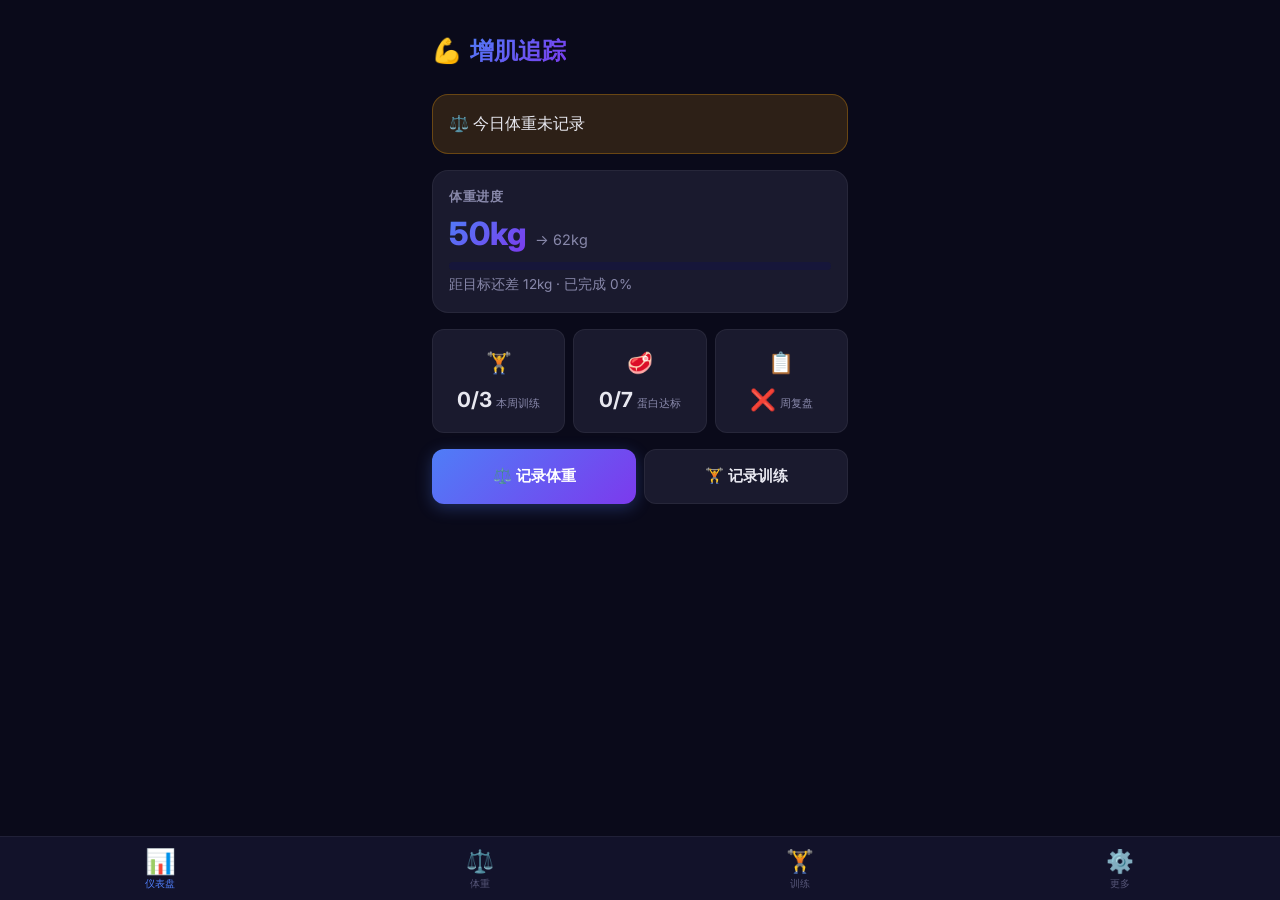
<file: tracker-app/index.html>
<!DOCTYPE html>
<html lang="zh-CN">
<head>
  <meta charset="UTF-8">
  <meta name="viewport" content="width=device-width, initial-scale=1.0, viewport-fit=cover, user-scalable=no">
  <meta name="theme-color" content="#0a0a1a">
  <meta name="apple-mobile-web-app-capable" content="yes">
  <meta name="apple-mobile-web-app-status-bar-style" content="black-translucent">
  <meta name="description" content="165/50 零基础增肌进度追踪工具 — 体重、训练、饮食、复盘一站式管理">
  <title>💪 增肌追踪</title>
  <link rel="stylesheet" href="style.css">
</head>
<body>

  <!-- App 主内容区 -->
  <div id="app-content" class="page active">
    <!-- 由 JS 动态渲染 -->
  </div>

  <!-- 底部导航栏 -->
  <nav class="bottom-nav">
    <button class="nav-item active" data-page="dashboard" onclick="App.navigate('dashboard')">
      <span class="nav-icon">📊</span>
      <span>仪表盘</span>
    </button>
    <button class="nav-item" data-page="weight" onclick="App.navigate('weight')">
      <span class="nav-icon">⚖️</span>
      <span>体重</span>
    </button>
    <button class="nav-item" data-page="training" onclick="App.navigate('training')">
      <span class="nav-icon">🏋️</span>
      <span>训练</span>
    </button>
    <button class="nav-item" data-page="more" onclick="App.navigate('more')">
      <span class="nav-icon">⚙️</span>
      <span>更多</span>
    </button>
  </nav>

  <!-- Modal 弹窗层 -->
  <div id="modal-overlay" class="modal-overlay">
    <div id="modal-content" class="modal">
      <!-- 由 JS 动态渲染 -->
    </div>
  </div>

  <!-- Toast 通知 -->
  <div id="toast" class="toast"></div>

  <!-- 脚本加载（顺序关键：store → components → app） -->
  <script src="store.js"></script>
  <script src="components.js"></script>
  <script src="app.js"></script>
</body>
</html>
</file>
<file: tracker-app/style.css>
/* ============================================================
   style.css — 增肌追踪 App 设计系统
   
   主题：深色 + 蓝紫渐变
   策略：移动优先（375px）
   图表：CSS 柱状图（CSS Grid + 百分比高度）
   ============================================================ */

/* ---- Google Fonts ---- */
@import url('https://fonts.googleapis.com/css2?family=Inter:wght@300;400;500;600;700;800&display=swap');

/* ---- CSS 变量（设计令牌）---- */
:root {
  /* 颜色 */
  --bg-primary: #0a0a1a;
  --bg-secondary: #12122a;
  --bg-card: #1a1a2e;
  --bg-card-hover: #222244;
  --bg-input: #16163a;
  
  --text-primary: #e8e8f0;
  --text-secondary: #8888aa;
  --text-muted: #555577;
  
  --accent-blue: #4f7df7;
  --accent-purple: #7c3aed;
  --accent-gradient: linear-gradient(135deg, #4f7df7, #7c3aed);
  --accent-gradient-soft: linear-gradient(135deg, rgba(79,125,247,0.15), rgba(124,58,237,0.15));
  
  --success: #10b981;
  --success-soft: rgba(16, 185, 129, 0.15);
  --warning: #f59e0b;
  --warning-soft: rgba(245, 158, 11, 0.15);
  --danger: #ef4444;
  --danger-soft: rgba(239, 68, 68, 0.15);
  
  --border: rgba(255, 255, 255, 0.06);
  --shadow: 0 4px 24px rgba(0, 0, 0, 0.3);
  --shadow-sm: 0 2px 8px rgba(0, 0, 0, 0.2);
  
  /* 间距 */
  --space-xs: 4px;
  --space-sm: 8px;
  --space-md: 16px;
  --space-lg: 24px;
  --space-xl: 32px;
  
  /* 圆角 */
  --radius-sm: 8px;
  --radius-md: 12px;
  --radius-lg: 16px;
  --radius-xl: 24px;
  --radius-full: 9999px;
  
  /* 字体 */
  --font: 'Inter', -apple-system, BlinkMacSystemFont, 'Segoe UI', sans-serif;
  --font-mono: 'SF Mono', 'Cascadia Code', Consolas, monospace;
  
  /* 底部导航高度 */
  --nav-height: 64px;
  
  /* 安全区域 */
  --safe-bottom: env(safe-area-inset-bottom, 0px);
}

/* ---- 全局重置 ---- */
*, *::before, *::after {
  box-sizing: border-box;
  margin: 0;
  padding: 0;
}

html {
  font-size: 16px;
  -webkit-tap-highlight-color: transparent;
}

body {
  font-family: var(--font);
  background: var(--bg-primary);
  color: var(--text-primary);
  line-height: 1.6;
  min-height: 100vh;
  min-height: 100dvh;
  overflow-x: hidden;
  padding-bottom: calc(var(--nav-height) + var(--safe-bottom) + 16px);
}

/* ---- 页面基础 ---- */
.page {
  display: none;
  padding: var(--space-md);
  padding-top: var(--space-lg);
  max-width: 480px;
  margin: 0 auto;
  animation: fadeIn 0.25s ease-out;
}

.page.active {
  display: block;
}

@keyframes fadeIn {
  from { opacity: 0; transform: translateY(8px); }
  to { opacity: 1; transform: translateY(0); }
}

/* ---- 页面标题 ---- */
.page-header {
  display: flex;
  align-items: center;
  gap: var(--space-sm);
  margin-bottom: var(--space-lg);
}

.page-header h1 {
  font-size: 1.5rem;
  font-weight: 700;
  background: var(--accent-gradient);
  -webkit-background-clip: text;
  -webkit-text-fill-color: transparent;
  background-clip: text;
}

.page-header .emoji {
  font-size: 1.5rem;
}

/* ---- 卡片 ---- */
.card {
  background: var(--bg-card);
  border-radius: var(--radius-lg);
  padding: var(--space-md);
  border: 1px solid var(--border);
  margin-bottom: var(--space-md);
  transition: background 0.2s;
}

.card:hover {
  background: var(--bg-card-hover);
}

.card-title {
  font-size: 0.8rem;
  font-weight: 600;
  color: var(--text-secondary);
  text-transform: uppercase;
  letter-spacing: 0.05em;
  margin-bottom: var(--space-sm);
}

.card-value {
  font-size: 2rem;
  font-weight: 800;
  line-height: 1.2;
}

.card-value.gradient {
  background: var(--accent-gradient);
  -webkit-background-clip: text;
  -webkit-text-fill-color: transparent;
  background-clip: text;
}

.card-subtitle {
  font-size: 0.85rem;
  color: var(--text-secondary);
  margin-top: var(--space-xs);
}

/* ---- 仪表盘进度条 ---- */
.progress-bar-container {
  width: 100%;
  height: 8px;
  background: var(--bg-input);
  border-radius: var(--radius-full);
  overflow: hidden;
  margin-top: var(--space-sm);
}

.progress-bar-fill {
  height: 100%;
  border-radius: var(--radius-full);
  background: var(--accent-gradient);
  transition: width 0.5s ease-out;
}

/* ---- 状态三卡片 ---- */
.stats-grid {
  display: grid;
  grid-template-columns: repeat(3, 1fr);
  gap: var(--space-sm);
  margin-bottom: var(--space-md);
}

.stat-card {
  background: var(--bg-card);
  border-radius: var(--radius-md);
  padding: var(--space-md) var(--space-sm);
  text-align: center;
  border: 1px solid var(--border);
}

.stat-card .stat-emoji {
  font-size: 1.3rem;
  display: block;
  margin-bottom: var(--space-xs);
}

.stat-card .stat-value {
  font-size: 1.3rem;
  font-weight: 700;
}

.stat-card .stat-label {
  font-size: 0.7rem;
  color: var(--text-secondary);
  margin-top: 2px;
}

.stat-card.success { border-color: rgba(16, 185, 129, 0.3); background: var(--success-soft); }
.stat-card.warning { border-color: rgba(245, 158, 11, 0.3); background: var(--warning-soft); }
.stat-card.danger { border-color: rgba(239, 68, 68, 0.3); background: var(--danger-soft); }

/* ---- 快捷操作按钮 ---- */
.quick-actions {
  display: grid;
  grid-template-columns: 1fr 1fr;
  gap: var(--space-sm);
  margin-bottom: var(--space-md);
}

.btn {
  display: inline-flex;
  align-items: center;
  justify-content: center;
  gap: var(--space-sm);
  padding: var(--space-md) var(--space-lg);
  border: none;
  border-radius: var(--radius-md);
  font-family: var(--font);
  font-size: 0.95rem;
  font-weight: 600;
  cursor: pointer;
  transition: all 0.2s;
  text-decoration: none;
  color: var(--text-primary);
}

.btn-primary {
  background: var(--accent-gradient);
  color: #fff;
  box-shadow: 0 4px 16px rgba(79, 125, 247, 0.3);
}

.btn-primary:hover {
  transform: translateY(-1px);
  box-shadow: 0 6px 20px rgba(79, 125, 247, 0.4);
}

.btn-primary:active {
  transform: translateY(0);
}

.btn-secondary {
  background: var(--bg-card);
  border: 1px solid var(--border);
}

.btn-secondary:hover {
  background: var(--bg-card-hover);
}

.btn-danger {
  background: var(--danger-soft);
  color: var(--danger);
  border: 1px solid rgba(239, 68, 68, 0.3);
}

.btn-sm {
  padding: var(--space-sm) var(--space-md);
  font-size: 0.85rem;
}

.btn-full {
  width: 100%;
}

/* ---- 表单元素 ---- */
.form-group {
  margin-bottom: var(--space-md);
}

.form-label {
  display: block;
  font-size: 0.85rem;
  font-weight: 500;
  color: var(--text-secondary);
  margin-bottom: var(--space-xs);
}

.form-input {
  width: 100%;
  padding: var(--space-md);
  background: var(--bg-input);
  border: 1px solid var(--border);
  border-radius: var(--radius-md);
  color: var(--text-primary);
  font-family: var(--font);
  font-size: 1rem;
  transition: border-color 0.2s;
}

.form-input:focus {
  outline: none;
  border-color: var(--accent-blue);
  box-shadow: 0 0 0 3px rgba(79, 125, 247, 0.15);
}

.form-input::placeholder {
  color: var(--text-muted);
}

.form-row {
  display: grid;
  grid-template-columns: 1fr 1fr;
  gap: var(--space-sm);
}

select.form-input {
  appearance: none;
  background-image: url("data:image/svg+xml,%3Csvg xmlns='http://www.w3.org/2000/svg' width='12' height='12' viewBox='0 0 12 12'%3E%3Cpath d='M6 8L1 3h10z' fill='%238888aa'/%3E%3C/svg%3E");
  background-repeat: no-repeat;
  background-position: right 12px center;
  padding-right: 36px;
}

/* ---- CSS 柱状图 ---- */
.bar-chart {
  display: flex;
  align-items: flex-end;
  gap: 3px;
  height: 120px;
  padding: var(--space-sm) 0;
}

.bar-chart .bar-wrapper {
  flex: 1;
  display: flex;
  flex-direction: column;
  align-items: center;
  height: 100%;
  justify-content: flex-end;
}

.bar-chart .bar {
  width: 100%;
  max-width: 28px;
  min-height: 4px;
  border-radius: var(--radius-sm) var(--radius-sm) 2px 2px;
  background: var(--accent-gradient);
  transition: height 0.5s ease-out;
  position: relative;
}

.bar-chart .bar.today {
  box-shadow: 0 0 8px rgba(79, 125, 247, 0.5);
}

.bar-chart .bar-label {
  font-size: 0.65rem;
  color: var(--text-muted);
  margin-top: 4px;
  text-align: center;
}

.bar-chart .bar-value {
  font-size: 0.6rem;
  color: var(--text-secondary);
  margin-bottom: 2px;
  text-align: center;
}

/* ---- 记录列表 ---- */
.record-list {
  list-style: none;
}

.record-item {
  display: flex;
  justify-content: space-between;
  align-items: center;
  padding: var(--space-md);
  border-bottom: 1px solid var(--border);
  transition: background 0.15s;
}

.record-item:last-child {
  border-bottom: none;
}

.record-item:active {
  background: var(--bg-card-hover);
}

.record-date {
  font-size: 0.85rem;
  color: var(--text-secondary);
}

.record-value {
  font-size: 1.1rem;
  font-weight: 600;
}

.record-badge {
  display: inline-flex;
  align-items: center;
  gap: 4px;
  padding: 2px 8px;
  border-radius: var(--radius-full);
  font-size: 0.75rem;
  font-weight: 600;
}

.record-badge.up {
  background: var(--success-soft);
  color: var(--success);
}

.record-badge.down {
  background: var(--danger-soft);
  color: var(--danger);
}

/* ---- 训练卡片 ---- */
.exercise-card {
  background: var(--bg-card);
  border-radius: var(--radius-md);
  padding: var(--space-md);
  margin-bottom: var(--space-sm);
  border: 1px solid var(--border);
}

.exercise-header {
  display: flex;
  justify-content: space-between;
  align-items: center;
  margin-bottom: var(--space-sm);
}

.exercise-name {
  font-weight: 600;
  font-size: 0.95rem;
}

.exercise-muscle {
  font-size: 0.75rem;
  color: var(--text-muted);
  background: var(--accent-gradient-soft);
  padding: 2px 8px;
  border-radius: var(--radius-full);
}

.exercise-prev {
  font-size: 0.8rem;
  color: var(--text-secondary);
  margin-bottom: var(--space-sm);
  font-style: italic;
}

.set-row {
  display: grid;
  grid-template-columns: auto 1fr 1fr;
  gap: var(--space-sm);
  align-items: center;
  margin-bottom: var(--space-xs);
}

.set-label {
  font-size: 0.8rem;
  color: var(--text-muted);
  width: 40px;
}

.set-input {
  padding: var(--space-sm) var(--space-sm);
  background: var(--bg-input);
  border: 1px solid var(--border);
  border-radius: var(--radius-sm);
  color: var(--text-primary);
  font-family: var(--font);
  font-size: 0.9rem;
  text-align: center;
  width: 100%;
}

.set-input:focus {
  outline: none;
  border-color: var(--accent-blue);
}

/* ---- 训练类型选择 ---- */
.type-selector {
  display: grid;
  grid-template-columns: repeat(3, 1fr);
  gap: var(--space-sm);
  margin-bottom: var(--space-lg);
}

.type-btn {
  padding: var(--space-md);
  background: var(--bg-card);
  border: 2px solid var(--border);
  border-radius: var(--radius-md);
  text-align: center;
  cursor: pointer;
  transition: all 0.2s;
  color: var(--text-primary);
  font-family: var(--font);
  font-size: 0.9rem;
}

.type-btn:hover {
  border-color: var(--accent-blue);
}

.type-btn.selected {
  border-color: var(--accent-blue);
  background: var(--accent-gradient-soft);
}

.type-btn .type-label {
  font-weight: 700;
  font-size: 1.1rem;
  display: block;
}

.type-btn .type-desc {
  font-size: 0.7rem;
  color: var(--text-secondary);
  margin-top: 2px;
}

/* ---- 周复盘检查项 ---- */
.review-check {
  display: flex;
  align-items: center;
  gap: var(--space-md);
  padding: var(--space-md);
  background: var(--bg-card);
  border-radius: var(--radius-md);
  margin-bottom: var(--space-sm);
  border: 1px solid var(--border);
}

.review-check .check-icon {
  font-size: 1.5rem;
  flex-shrink: 0;
}

.review-check .check-text {
  flex: 1;
}

.review-check .check-value {
  font-weight: 700;
  font-size: 1.1rem;
}

/* ---- 空状态 ---- */
.empty-state {
  text-align: center;
  padding: var(--space-xl) var(--space-md);
  color: var(--text-muted);
}

.empty-state .empty-emoji {
  font-size: 3rem;
  display: block;
  margin-bottom: var(--space-md);
}

.empty-state .empty-text {
  font-size: 0.95rem;
}

/* ---- 更多页面菜单 ---- */
.menu-list {
  list-style: none;
}

.menu-item {
  display: flex;
  align-items: center;
  gap: var(--space-md);
  padding: var(--space-md);
  background: var(--bg-card);
  border-radius: var(--radius-md);
  margin-bottom: var(--space-sm);
  border: 1px solid var(--border);
  cursor: pointer;
  transition: background 0.15s;
}

.menu-item:hover, .menu-item:active {
  background: var(--bg-card-hover);
}

.menu-item .menu-emoji {
  font-size: 1.3rem;
}

.menu-item .menu-text {
  flex: 1;
}

.menu-item .menu-text h3 {
  font-size: 0.95rem;
  font-weight: 600;
}

.menu-item .menu-text p {
  font-size: 0.8rem;
  color: var(--text-secondary);
}

.menu-arrow {
  color: var(--text-muted);
  font-size: 0.85rem;
}

/* ---- 底部导航栏 ---- */
.bottom-nav {
  position: fixed;
  bottom: 0;
  left: 0;
  right: 0;
  height: calc(var(--nav-height) + var(--safe-bottom));
  padding-bottom: var(--safe-bottom);
  background: var(--bg-secondary);
  border-top: 1px solid var(--border);
  display: flex;
  z-index: 100;
  backdrop-filter: blur(20px);
  -webkit-backdrop-filter: blur(20px);
}

.nav-item {
  flex: 1;
  display: flex;
  flex-direction: column;
  align-items: center;
  justify-content: center;
  gap: 2px;
  text-decoration: none;
  color: var(--text-muted);
  font-size: 0.65rem;
  font-weight: 500;
  transition: color 0.2s;
  cursor: pointer;
  border: none;
  background: none;
  font-family: var(--font);
  -webkit-tap-highlight-color: transparent;
}

.nav-item .nav-icon {
  font-size: 1.4rem;
  transition: transform 0.2s;
}

.nav-item.active {
  color: var(--accent-blue);
}

.nav-item.active .nav-icon {
  transform: scale(1.1);
}

/* ---- Toast 通知 ---- */
.toast {
  position: fixed;
  top: 20px;
  left: 50%;
  transform: translateX(-50%) translateY(-100px);
  background: var(--bg-card);
  color: var(--text-primary);
  padding: var(--space-md) var(--space-lg);
  border-radius: var(--radius-md);
  font-size: 0.9rem;
  font-weight: 500;
  box-shadow: var(--shadow);
  border: 1px solid var(--border);
  z-index: 200;
  transition: transform 0.3s ease-out;
  max-width: 90vw;
  text-align: center;
}

.toast.show {
  transform: translateX(-50%) translateY(0);
}

.toast.success {
  border-color: rgba(16, 185, 129, 0.5);
}

.toast.error {
  border-color: rgba(239, 68, 68, 0.5);
}

/* ---- Modal ---- */
.modal-overlay {
  position: fixed;
  inset: 0;
  background: rgba(0, 0, 0, 0.6);
  z-index: 150;
  display: none;
  align-items: flex-end;
  justify-content: center;
  backdrop-filter: blur(4px);
}

.modal-overlay.show {
  display: flex;
}

.modal {
  background: var(--bg-secondary);
  border-radius: var(--radius-xl) var(--radius-xl) 0 0;
  padding: var(--space-lg);
  width: 100%;
  max-width: 480px;
  max-height: 85vh;
  overflow-y: auto;
  animation: slideUp 0.3s ease-out;
}

@keyframes slideUp {
  from { transform: translateY(100%); }
  to { transform: translateY(0); }
}

.modal-title {
  font-size: 1.2rem;
  font-weight: 700;
  margin-bottom: var(--space-lg);
  display: flex;
  align-items: center;
  gap: var(--space-sm);
}

.modal-close {
  margin-left: auto;
  background: none;
  border: none;
  color: var(--text-muted);
  font-size: 1.5rem;
  cursor: pointer;
  padding: var(--space-xs);
}

/* ---- 辅助类 ---- */
.text-success { color: var(--success); }
.text-warning { color: var(--warning); }
.text-danger { color: var(--danger); }
.text-muted { color: var(--text-muted); }
.text-secondary { color: var(--text-secondary); }
.text-center { text-align: center; }
.mt-sm { margin-top: var(--space-sm); }
.mt-md { margin-top: var(--space-md); }
.mt-lg { margin-top: var(--space-lg); }
.mb-sm { margin-bottom: var(--space-sm); }
.mb-md { margin-bottom: var(--space-md); }
.mb-lg { margin-bottom: var(--space-lg); }
.fw-bold { font-weight: 700; }
.hidden { display: none !important; }

/* ---- 分隔线 ---- */
.divider {
  height: 1px;
  background: var(--border);
  margin: var(--space-lg) 0;
}

/* ---- 标签选择 ---- */
.chip-group {
  display: flex;
  gap: var(--space-sm);
  flex-wrap: wrap;
  margin-bottom: var(--space-md);
}

.chip {
  padding: var(--space-sm) var(--space-md);
  border-radius: var(--radius-full);
  font-size: 0.85rem;
  font-weight: 500;
  border: 1px solid var(--border);
  background: var(--bg-card);
  color: var(--text-secondary);
  cursor: pointer;
  transition: all 0.15s;
}

.chip.active {
  background: var(--accent-gradient-soft);
  border-color: var(--accent-blue);
  color: var(--accent-blue);
}

/* ---- 响应式（桌面适配）---- */
@media (min-width: 768px) {
  .page {
    padding: var(--space-xl);
  }
  
  .bar-chart {
    height: 160px;
  }
}
</file>
